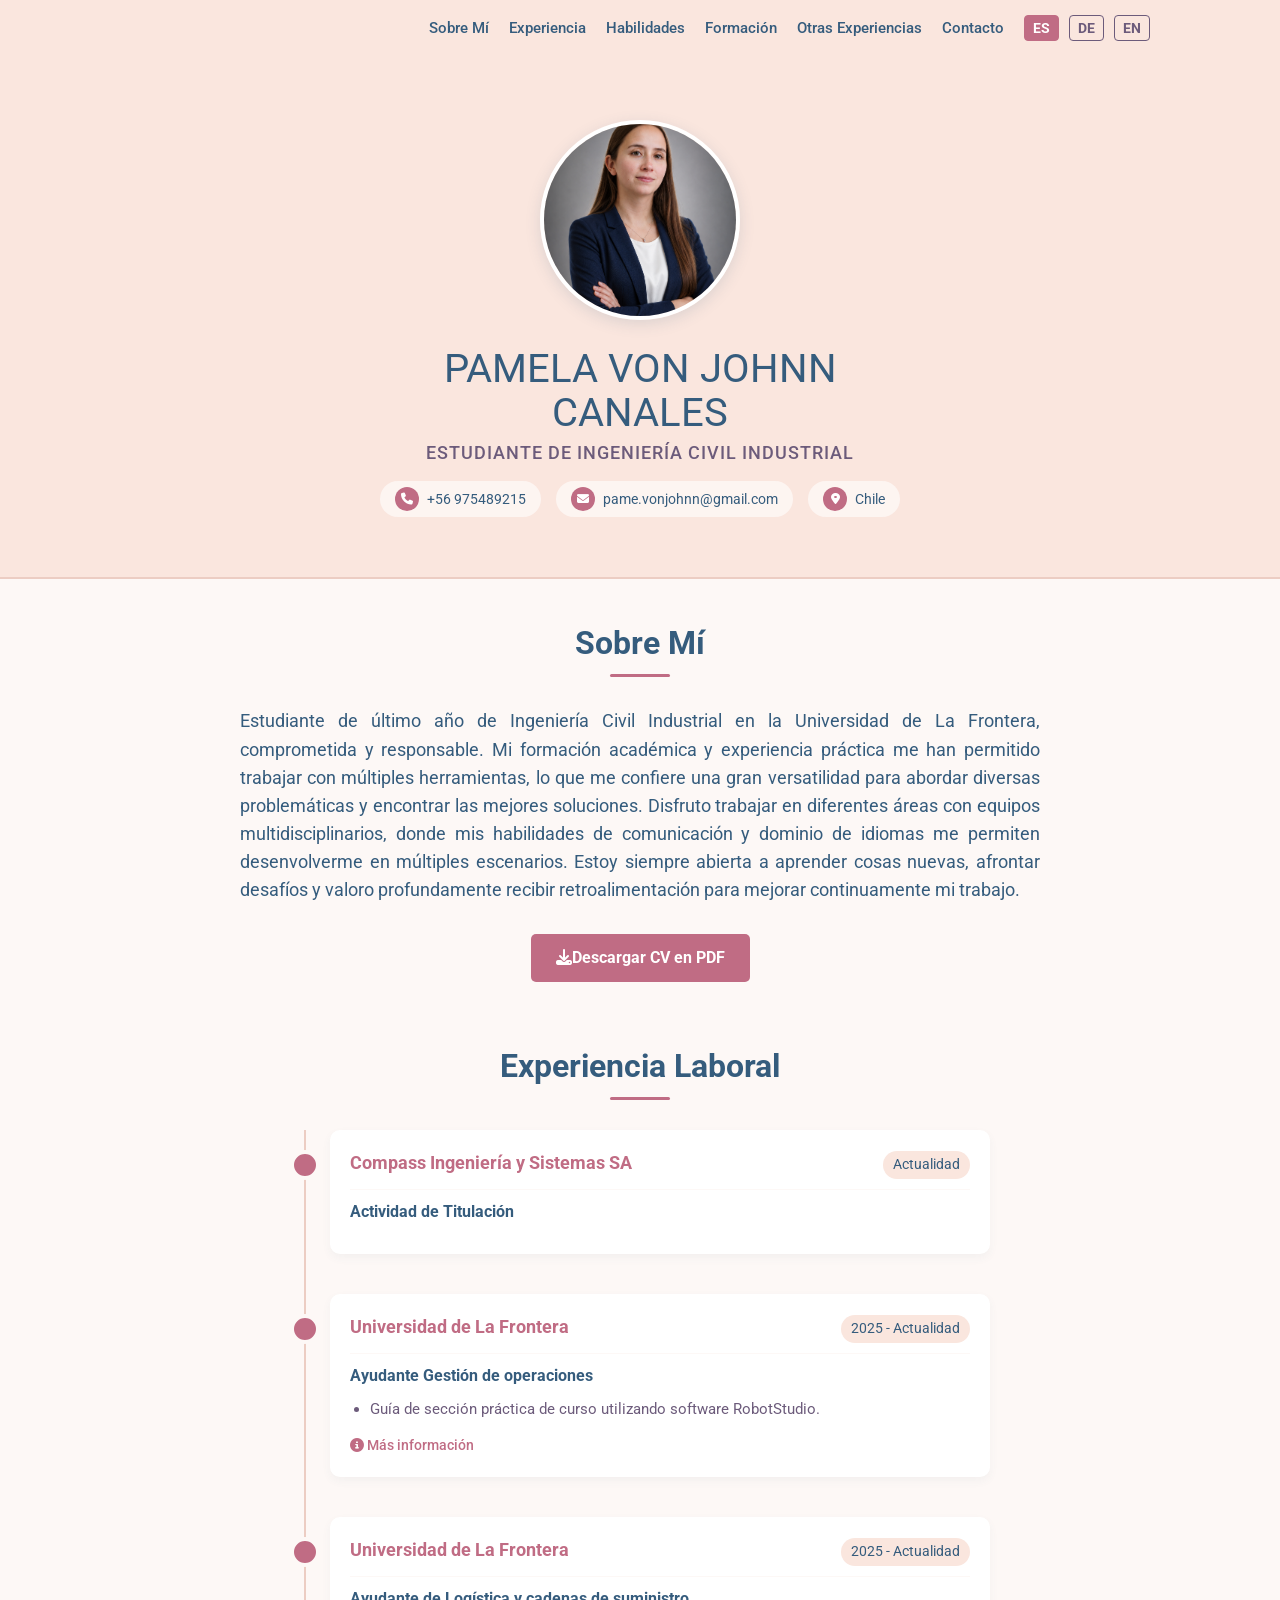
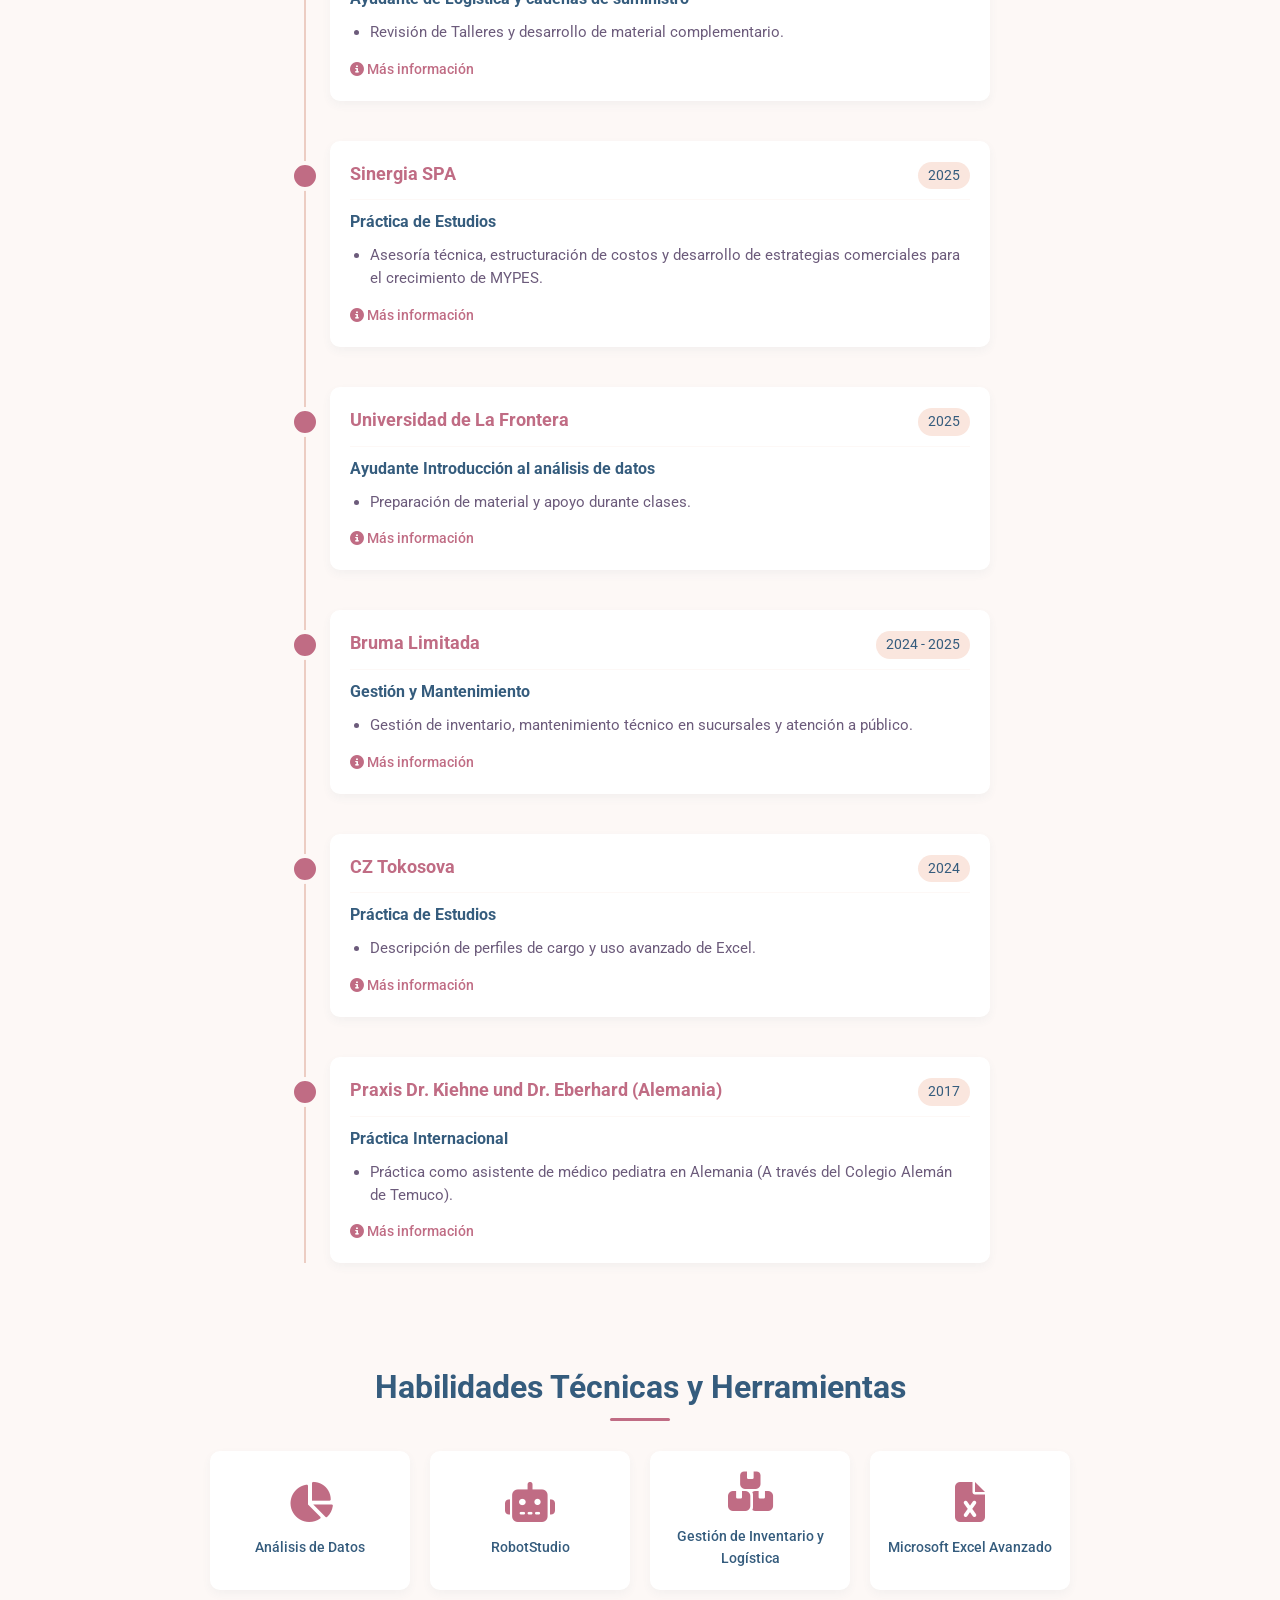
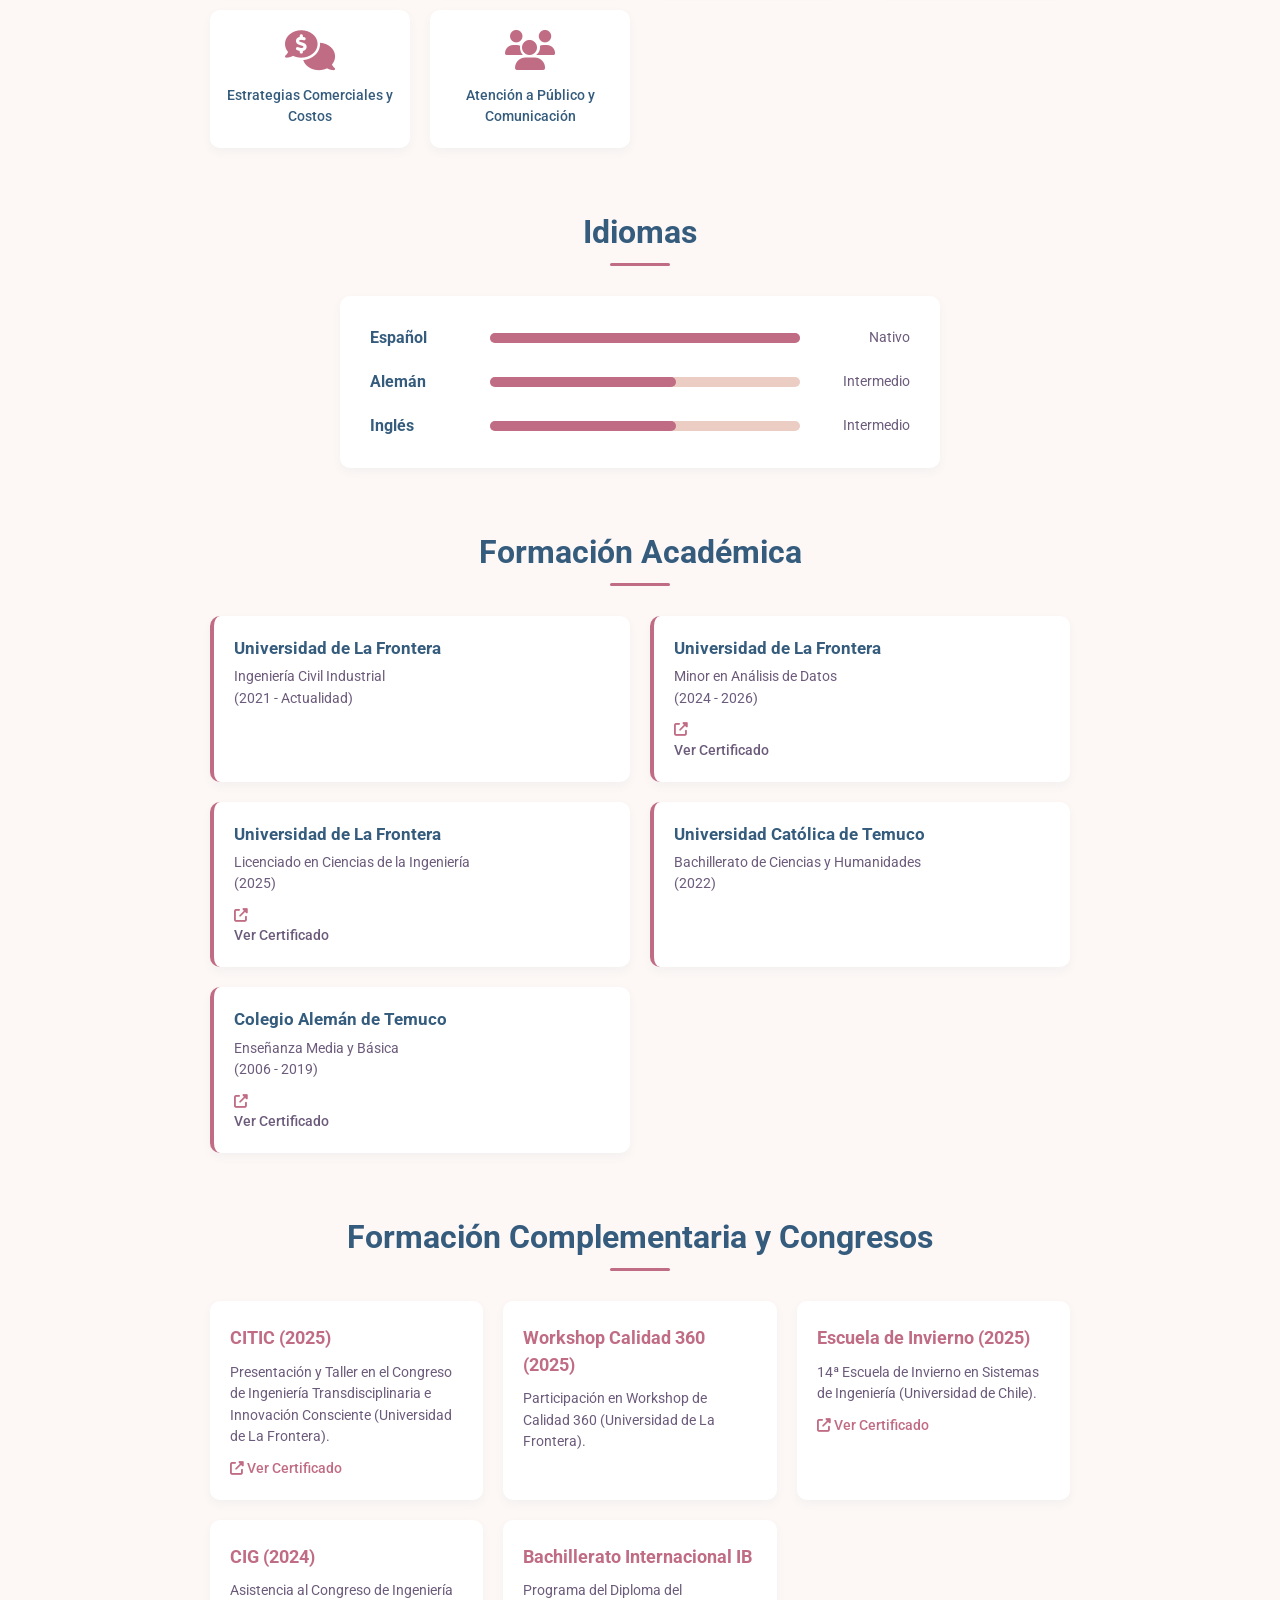
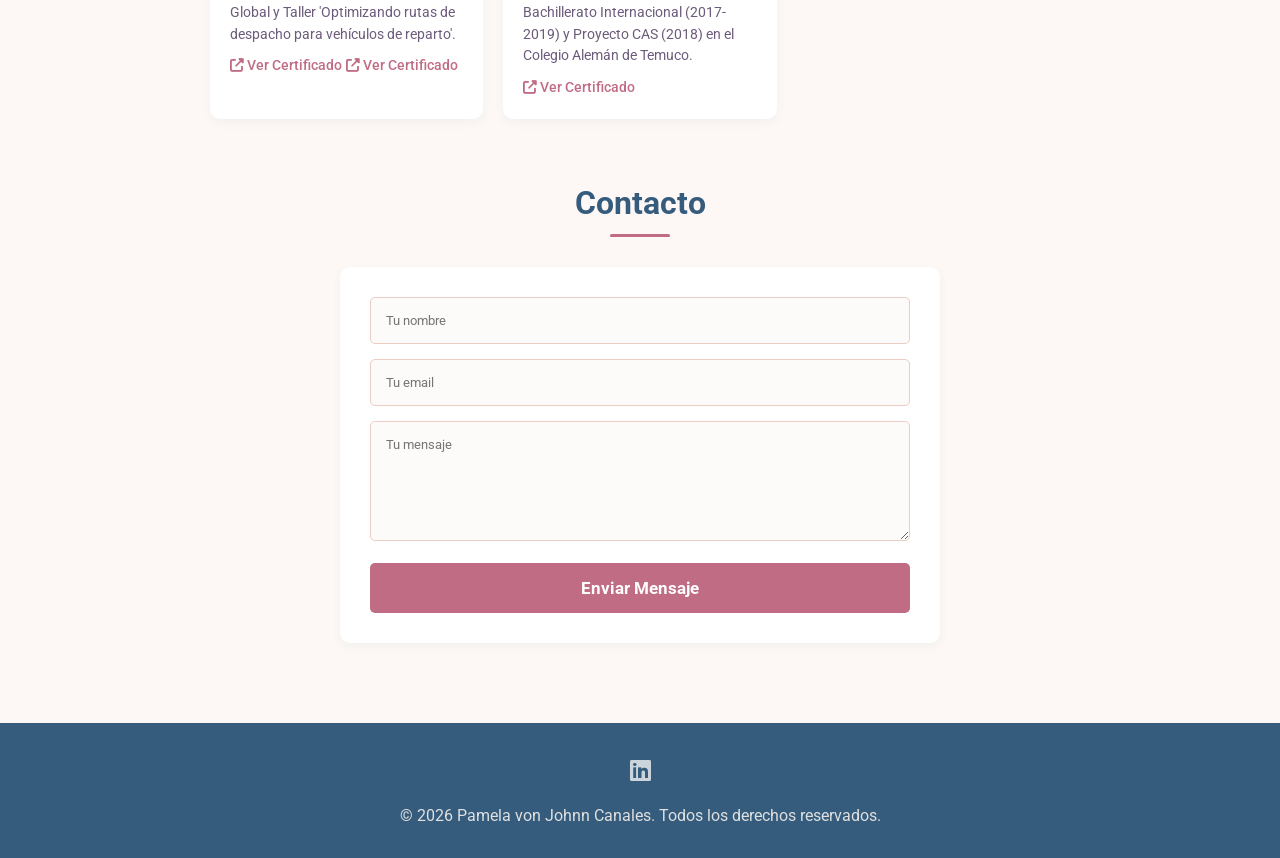
<file: index.html>
<!DOCTYPE html>
<html lang="es">
<head>
    <meta charset="UTF-8">
    <meta name="viewport" content="width=device-width, initial-scale=1.0">
    <title>Pamela von Johnn Canales - Portafolio Interactivo</title>
    <link rel="preconnect" href="https://fonts.googleapis.com">
    <link rel="preconnect" href="https://fonts.gstatic.com" crossorigin>
    <link href="https://fonts.googleapis.com/css2?family=Roboto:wght@300;400;500;700&display=swap" rel="stylesheet">
    <link rel="stylesheet" href="https://cdnjs.cloudflare.com/ajax/libs/font-awesome/6.4.0/css/all.min.css">
    <link rel="icon" type="image/png" href="3600973.png">
    <link rel="stylesheet" href="styles.css">
</head>
<body>

    <nav class="navbar" style="background: rgba(248, 229, 221, 0.98); box-shadow: 0 2px 10px rgba(53, 92, 125, 0.1);">
        <div class="nav-container">
            <div class="nav-logo">PvJ</div>
            <ul class="nav-menu">
                <li><a href="#sobre-mi" class="nav-link" data-key="nav_about">Sobre Mí</a></li>
                <li><a href="#experiencia" class="nav-link" data-key="nav_exp">Experiencia</a></li>
                <li><a href="#habilidades" class="nav-link" data-key="nav_skills">Habilidades</a></li>
                <li><a href="#formacion" class="nav-link" data-key="nav_edu">Formación</a></li>
                <li><a href="#otras-experiencias" class="nav-link" data-key="nav_other">Otras Experiencias</a></li>
                <li><a href="#contacto" class="nav-link" data-key="nav_contact">Contacto</a></li>
            </ul>
            <div class="lang-switcher">
                <button onclick="changeLanguage('es')" id="btn-es" class="lang-btn active">ES</button>
                <button onclick="changeLanguage('de')" id="btn-de" class="lang-btn">DE</button>
                <button onclick="changeLanguage('en')" id="btn-en" class="lang-btn">EN</button>
            </div>
            <div class="hamburger">
                <span></span><span></span><span></span>
            </div>
        </div>
    </nav>

    <header id="inicio" class="header">
        <div class="profile-img-container">
            <img src="img/foto_perfil.png" alt="Pamela von Johnn Canales" class="profile-img">
        </div>
        <div class="header-info">
            <h1>PAMELA VON JOHNN<br>CANALES</h1>
            <h2 data-key="header_subtitle">ESTUDIANTE DE INGENIERÍA CIVIL INDUSTRIAL</h2>
            <div class="contact-badges">
                <span class="contact-badge"><i class="fas fa-phone"></i> +56 975489215</span>
                <span class="contact-badge"><i class="fas fa-envelope"></i> pame.vonjohnn@gmail.com</span>
                <span class="contact-badge"><i class="fas fa-map-marker-alt"></i>Chile</span>
            </div>
        </div>
    </header>

    <div class="container">
        
        <section id="sobre-mi">
            <h3 data-key="about_title">Sobre Mí</h3>
            <p data-key="about_text">Estudiante de último año de Ingeniería Civil Industrial en la Universidad de La Frontera, comprometida y responsable. Mi formación académica y experiencia práctica me han permitido trabajar con múltiples herramientas, lo que me confiere una gran versatilidad para abordar diversas problemáticas y encontrar las mejores soluciones. Disfruto trabajar en diferentes áreas con equipos multidisciplinarios, donde mis habilidades de comunicación y dominio de idiomas me permiten desenvolverme en múltiples escenarios. Estoy siempre abierta a aprender cosas nuevas, afrontar desafíos y valoro profundamente recibir retroalimentación para mejorar continuamente mi trabajo.</p>
            <a href="certificados/CV_PamelaVonJohnn_2026_ES.pdf" id="cv-link" target="_blank" download class="download-btn">
                <i class="fas fa-download"></i> <span data-key="btn_cv">Descargar CV en PDF</span>
            </a>
        </section>

        <section id="experiencia">
            <h3 data-key="exp_title">Experiencia Laboral</h3>
            <div class="timeline">

                <div class="timeline-item">
                    <div class="timeline-icon"></div>
                    <div class="timeline-header">
                        <span class="timeline-company">Compass Ingeniería y Sistemas SA</span>
                        <span class="timeline-date" data-key="date_actual_2026">2026 - Actualidad</span>
                    </div>
                    <div class="timeline-role" data-key="exp_prac">Actividad de Titulación</div>
                </div>


                
                <div class="timeline-item">
                    <div class="timeline-icon"></div>
                    <div class="timeline-header">
                        <span class="timeline-company">Universidad de La Frontera</span>
                        <span class="timeline-date" data-key="date_actual_2025">2025 - Actualidad</span>
                    </div>
                    <div class="timeline-role" data-key="exp_role1">Ayudante Gestión de operaciones</div>
                    <ul>
                        <li data-key="exp_desc1">Guía de sección práctica de curso utilizando software RobotStudio.</li>
                    </ul>
                    <a href="url/exp-pame-operaciones.html" class="cert-link mt-2"><i class="fas fa-info-circle"></i> <span data-key="btn_more_info">Más información</span></a>
                </div>

                <div class="timeline-item">
                    <div class="timeline-icon"></div>
                    <div class="timeline-header">
                        <span class="timeline-company">Universidad de La Frontera</span>
                        <span class="timeline-date" data-key="date_actual_2025">2025 - Actualidad</span>
                    </div>
                    <div class="timeline-role" data-key="exp_role2">Ayudante de Logística y cadenas de suministro</div>
                    <ul>
                        <li data-key="exp_desc2">Revisión de Talleres y desarrollo de material complementario.</li>
                    </ul>
                    <a href="url/exp-pame-logistica.html" class="cert-link mt-2"><i class="fas fa-info-circle"></i> <span data-key="btn_more_info">Más información</span></a>
                </div>

                <div class="timeline-item">
                    <div class="timeline-icon"></div>
                    <div class="timeline-header">
                        <span class="timeline-company">Sinergia SPA</span>
                        <span class="timeline-date">2025</span>
                    </div>
                    <div class="timeline-role" data-key="exp_role3">Práctica de Estudios</div>
                    <ul>
                        <li data-key="exp_desc3">Asesoría técnica, estructuración de costos y desarrollo de estrategias comerciales para el crecimiento de MYPES.</li>
                    </ul>
                    <a href="url/exp-pame-sinergia.html" class="cert-link mt-2"><i class="fas fa-info-circle"></i> <span data-key="btn_more_info">Más información</span></a>
                </div>

                <div class="timeline-item">
                    <div class="timeline-icon"></div>
                    <div class="timeline-header">
                        <span class="timeline-company">Universidad de La Frontera</span>
                        <span class="timeline-date">2025</span>
                    </div>
                    <div class="timeline-role" data-key="exp_role4">Ayudante Introducción al análisis de datos</div>
                    <ul>
                        <li data-key="exp_desc4">Preparación de material y apoyo durante clases.</li>
                    </ul>
                    <a href="url/exp-pame-datos.html" class="cert-link mt-2"><i class="fas fa-info-circle"></i> <span data-key="btn_more_info">Más información</span></a>
                </div>

                <div class="timeline-item">
                    <div class="timeline-icon"></div>
                    <div class="timeline-header">
                        <span class="timeline-company">Bruma Limitada</span>
                        <span class="timeline-date">2024 - 2025</span>
                    </div>
                    <div class="timeline-role" data-key="exp_role5">Gestión y Mantenimiento</div>
                    <ul>
                        <li data-key="exp_desc5">Gestión de inventario, mantenimiento técnico en sucursales y atención a público.</li>
                    </ul>
                    <a href="url/exp-pame-bruma.html" class="cert-link mt-2"><i class="fas fa-info-circle"></i> <span data-key="btn_more_info">Más información</span></a>
                </div>

                <div class="timeline-item">
                    <div class="timeline-icon"></div>
                    <div class="timeline-header">
                        <span class="timeline-company">CZ Tokosova</span>
                        <span class="timeline-date">2024</span>
                    </div>
                    <div class="timeline-role" data-key="exp_role6">Práctica de Estudios</div>
                    <ul>
                        <li data-key="exp_desc6">Descripción de perfiles de cargo y uso avanzado de Excel.</li>
                    </ul>
                    <a href="url/exp-pame-tokosova.html" class="cert-link mt-2"><i class="fas fa-info-circle"></i> <span data-key="btn_more_info">Más información</span></a>
                </div>

                <div class="timeline-item">
                    <div class="timeline-icon"></div>
                    <div class="timeline-header">
                        <span class="timeline-company">Praxis Dr. Kiehne und Dr. Eberhard (Alemania)</span>
                        <span class="timeline-date">2017</span>
                    </div>
                    <div class="timeline-role" data-key="exp_role7">Práctica Internacional</div>
                    <ul>
                        <li data-key="exp_desc7">Práctica como asistente de médico pediatra en Alemania (A través del Colegio Alemán de Temuco).</li>
                    </ul>
                    <a href="url/exp-pame-alemania.html" class="cert-link mt-2"><i class="fas fa-info-circle"></i> <span data-key="btn_more_info">Más información</span></a>
                </div>
            </div>
        </section>

        <section id="habilidades">
            <h3 data-key="skills_title">Habilidades Técnicas y Herramientas</h3>
            <div class="skills-grid">
                <div class="skill-card">
                    <i class="fas fa-chart-pie"></i>
                    <span data-key="skill1">Análisis de Datos</span>
                </div>
                <div class="skill-card">
                    <i class="fas fa-robot"></i>
                    <span data-key="skill2">RobotStudio</span>
                </div>
                <div class="skill-card">
                    <i class="fas fa-boxes"></i>
                    <span data-key="skill3">Gestión de Inventario y Logística</span>
                </div>
                <div class="skill-card">
                    <i class="fas fa-file-excel"></i>
                    <span data-key="skill4">Microsoft Excel Avanzado</span>
                </div>
                <div class="skill-card">
                    <i class="fas fa-comments-dollar"></i>
                    <span data-key="skill5">Estrategias Comerciales y Costos</span>
                </div>
                <div class="skill-card">
                    <i class="fas fa-users"></i>
                    <span data-key="skill6">Atención a Público y Comunicación</span>
                </div>
            </div>
        </section>

        <section id="idiomas">
            <h3 data-key="lang_title">Idiomas</h3>
            <div class="languages">
                <div class="lang-item">
                    <div class="lang-name" data-key="lang_es">Español</div>
                    <div class="lang-bar-bg"><div class="lang-bar-fill" data-width="100%"></div></div>
                    <div class="lang-level" data-key="lang_level_native">Nativo</div>
                </div>
                <div class="lang-item">
                    <div class="lang-name" data-key="lang_de">Alemán</div>
                    <div class="lang-bar-bg"><div class="lang-bar-fill" data-width="60%"></div></div>
                    <div class="lang-level" data-key="lang_level_med">Intermedio</div>
                </div>
                <div class="lang-item">
                    <div class="lang-name" data-key="lang_en">Inglés</div>
                    <div class="lang-bar-bg"><div class="lang-bar-fill" data-width="60%"></div></div>
                    <div class="lang-level" data-key="lang_level_med">Intermedio</div>
                </div>
            </div>
        </section>

        <section id="formacion">
            <h3 data-key="edu_title">Formación Académica</h3>
            <div class="academic-grid">
                <div class="academic-item">
                    <strong>Universidad de La Frontera</strong>
                    <span data-key="edu_degree1">Ingeniería Civil Industrial</span>
                    <span data-key="status_current_2021">(2021 - Actualidad)</span>
                </div>
                <div class="academic-item">
                    <strong>Universidad de La Frontera</strong>
                    <span data-key="edu_minor">Minor en Análisis de Datos</span>
                    <span class="text-muted">(2024 - 2026)</span>
                    <a href="certificados/minor analisis.pdf" target="_blank" class="cert-link"><i class="fas fa-external-link-alt"></i> <span data-key="btn_cert">Ver Certificado</span></a>
                </div>
                <div class="academic-item">
                    <strong>Universidad de La Frontera</strong>
                    <span data-key="edu_degree2">Licenciado en Ciencias de la Ingeniería</span>
                    <span class="text-muted">(2025)</span>
                    <a href="certificados/licenciatura.pdf" target="_blank" class="cert-link"><i class="fas fa-external-link-alt"></i> <span data-key="btn_cert">Ver Certificado</span></a>
                </div>
                <div class="academic-item">
                    <strong>Universidad Católica de Temuco</strong>
                    <span data-key="edu_degree3">Bachillerato de Ciencias y Humanidades</span>
                    <span class="text-muted">(2022)</span>
                </div>
                <div class="academic-item">
                    <strong>Colegio Alemán de Temuco</strong>
                    <span data-key="edu_highschool">Enseñanza Media y Básica</span>
                    <span class="text-muted">(2006 - 2019)</span>
                    <a href="certificados/licenciatura.pdf" target="_blank" class="cert-link"><i class="fas fa-external-link-alt"></i> <span data-key="btn_cert">Ver Certificado</span></a>
                </div>
            </div>
        </section>

        <section id="otras-experiencias">
            <h3 data-key="other_title">Formación Complementaria y Congresos</h3>
            <div class="other-exp-grid">
                <div class="other-exp-card">
                    <h4>CITIC (2025)</h4>
                    <p data-key="other_desc1">Presentación y Taller en el Congreso de Ingeniería Transdisciplinaria e Innovación Consciente (Universidad de La Frontera).</p>
                    <a href="certificados/Citic.png" target="_blank" class="cert-link"><i class="fas fa-external-link-alt"></i> <span data-key="btn_cert">Ver Certificado</span></a>
                </div>
                <div class="other-exp-card">
                    <h4>Workshop Calidad 360 (2025)</h4>
                    <p data-key="other_desc2">Participación en Workshop de Calidad 360 (Universidad de La Frontera).</p>
                </div>
                <div class="other-exp-card">
                    <h4>Escuela de Invierno (2025)</h4>
                    <p data-key="other_desc3">14ª Escuela de Invierno en Sistemas de Ingeniería (Universidad de Chile).</p>
                    <a href="certificados/grado_licenciatura_ufro.pdf" target="_blank" class="cert-link"><i class="fas fa-external-link-alt"></i> <span data-key="btn_cert">Ver Certificado</span></a>
                </div>
                <div class="other-exp-card">
                    <h4>CIG (2024)</h4>
                    <p data-key="other_desc4">Asistencia al Congreso de Ingeniería Global y Taller "Optimizando rutas de despacho para vehículos de reparto".</p>
                    <a href="certificados/cig.pdf" target="_blank" class="cert-link"><i class="fas fa-external-link-alt"></i> <span data-key="btn_cert">Ver Certificado</span></a>
                    <a href="certificados/taller cig.pdf" target="_blank" class="cert-link"><i class="fas fa-external-link-alt"></i> <span data-key="btn_cert">Ver Certificado</span></a>

                </div>
                <div class="other-exp-card">
                    <h4>Bachillerato Internacional IB</h4>
                    <p data-key="other_desc5">Programa del Diploma del Bachillerato Internacional (2017-2019) y Proyecto CAS (2018) en el Colegio Alemán de Temuco.</p>
                    <a href="certificados/grado_licenciatura_ufro.pdf" target="_blank" class="cert-link"><i class="fas fa-external-link-alt"></i> <span data-key="btn_cert">Ver Certificado</span></a>
                </div>
            </div>
        </section>

        <section id="contacto">
            <h3 data-key="contact_title">Contacto</h3>
            <div class="contact-form">
                <form id="contactForm" action="https://formspree.io/f/xdapzlpq" method="POST">
                    <input type="text" id="name" name="name" placeholder="Tu nombre" data-placeholder-key="contact_name_ph" required>
                    <input type="email" id="email" name="email" placeholder="Tu email" data-placeholder-key="contact_email_ph" required>
                    <textarea id="message" name="message" placeholder="Tu mensaje" data-placeholder-key="contact_msg_ph" required></textarea>
                    <button type="submit" data-key="contact_btn">Enviar Mensaje</button>
                    <p id="form-status" style="display:none; text-align:center; margin-top:10px; color:var(--accent-color); font-weight:500;" data-key=""></p>
                </form>
            </div>
        </section>

    </div>

    <footer>
        <div class="social-icons">
            <a href="#" target="_blank" rel="noopener noreferrer"><i class="fab fa-linkedin"></i></a>
        </div>
        <p>&copy; <span id="year"></span> Pamela von Johnn Canales. <span data-key="footer_rights">Todos los derechos reservados.</span></p>
    </footer>

    <script src="script.js"></script>
</body>
</html>
</file>
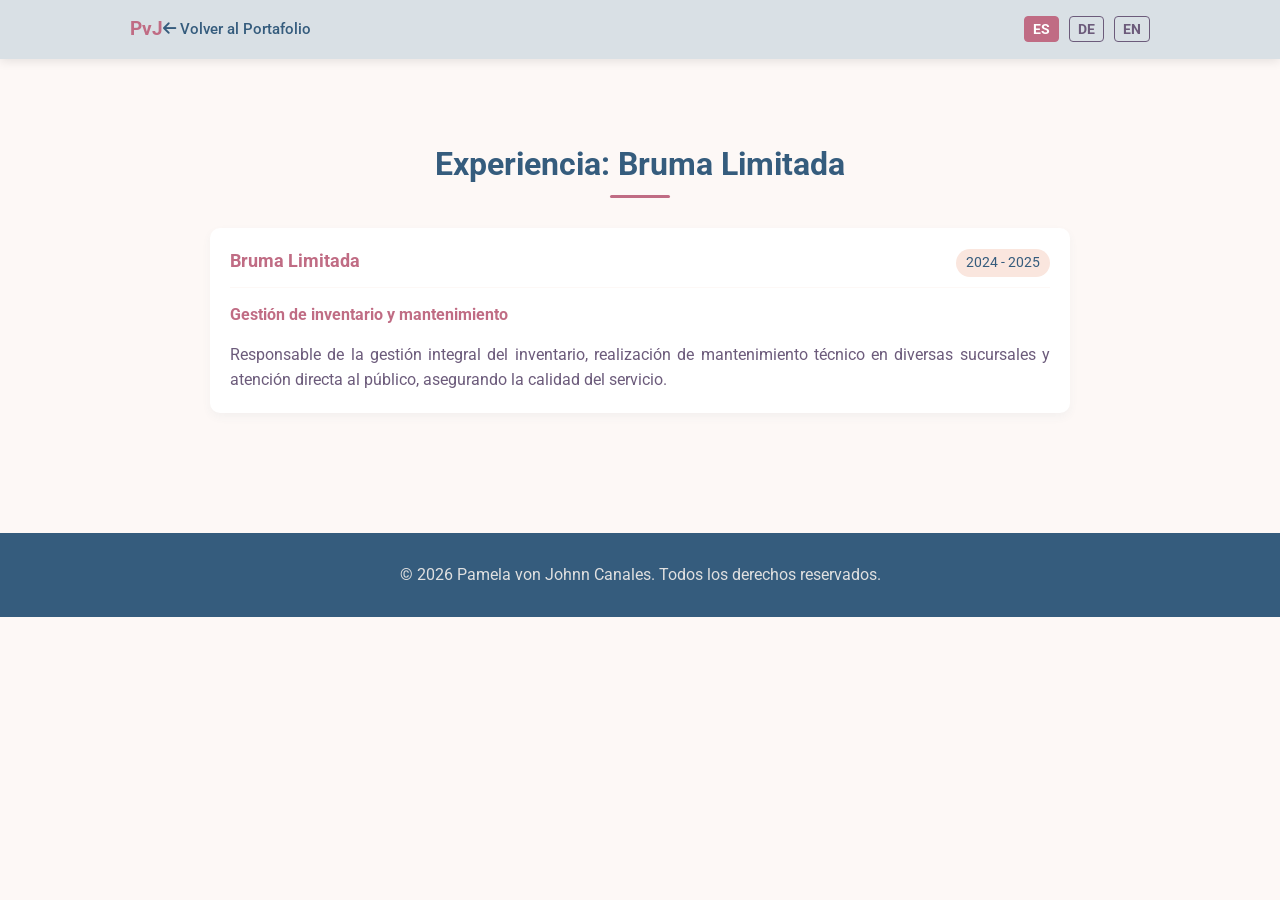
<file: url/exp-pame-bruma.html>
<!DOCTYPE html>
<html lang="es">
<head>
    <meta charset="UTF-8">
    <meta name="viewport" content="width=device-width, initial-scale=1.0">
    <title>Bruma Limitada - Pamela von Johnn</title>
    <link href="https://fonts.googleapis.com/css2?family=Roboto:wght@300;400;500;700&display=swap" rel="stylesheet">
    <link rel="stylesheet" href="https://cdnjs.cloudflare.com/ajax/libs/font-awesome/6.4.0/css/all.min.css">
    <link rel="icon" type="image/png" href="../3600973.png">
    <link rel="stylesheet" href="../styles.css">
</head>
<body>
    <nav class="navbar" style="background: rgba(217, 224, 229, 0.98); box-shadow: 0 2px 10px rgba(0,0,0,0.1);">
        <div class="nav-container">
            <div class="nav-logo" style="display: block;">PvJ</div>
            <ul class="nav-menu" style="margin-right: auto; margin-left: 0;">
                <li><a href="../index.html#experiencia" class="nav-link"><i class="fas fa-arrow-left"></i> <span data-key="nav_back">Volver al Portafolio</span></a></li>
            </ul>
            <div class="lang-switcher">
                <button onclick="changeLanguage('es')" id="btn-es" class="lang-btn active">ES</button>
                <button onclick="changeLanguage('de')" id="btn-de" class="lang-btn">DE</button>
                <button onclick="changeLanguage('en')" id="btn-en" class="lang-btn">EN</button>
            </div>
            <div class="hamburger"><span></span><span></span><span></span></div>
        </div>
    </nav>
    <div class="container" style="margin-top: 100px;">
        <section class="detail-section">
            <h3 data-key="pame_bruma_title">Experiencia: Bruma Limitada</h3>
            <div class="timeline-item" style="max-width: 100%;">
                <div class="timeline-header">
                    <span class="timeline-company">Bruma Limitada</span>
                    <span class="timeline-date">2024 - 2025</span>
                </div>
                <h4 style="margin-top: 15px; color: var(--accent-color);" data-key="pame_bruma_subtitle">Gestión de inventario y mantenimiento</h4>
                <p style="margin-top: 15px; color: var(--text-muted); line-height: 1.6;" data-key="pame_bruma_detail">
                    Responsable de la gestión integral del inventario, realización de mantenimiento técnico en diversas sucursales y atención directa al público, asegurando la calidad del servicio.
                </p>
            </div>
        </section>
    </div>
    <footer>
        <p>&copy; <span id="year"></span> Pamela von Johnn Canales. <span data-key="footer_rights">Todos los derechos reservados.</span></p>
    </footer>
    <script src="../script.js"></script>
</body>
</html>
</file>
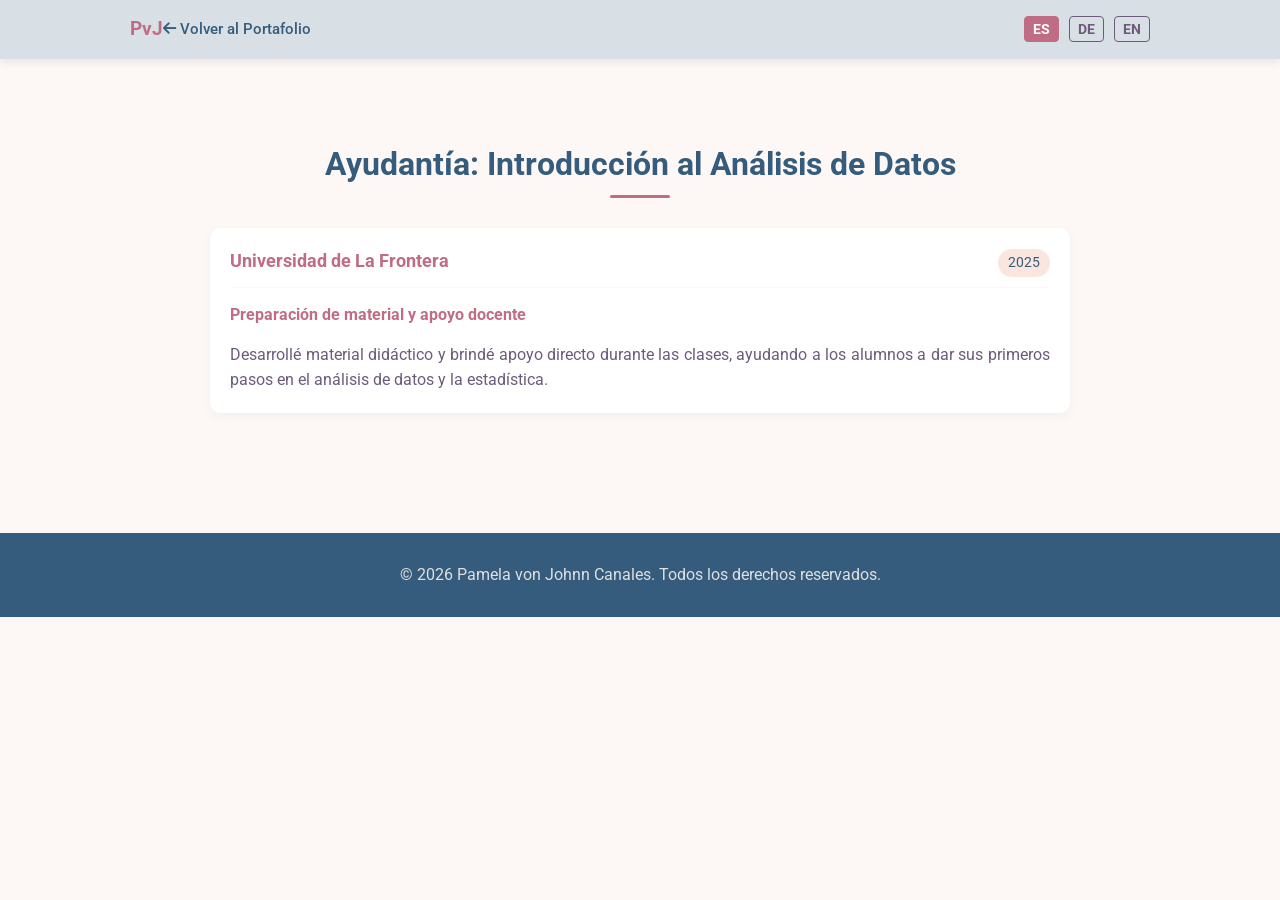
<file: url/exp-pame-datos.html>
<!DOCTYPE html>
<html lang="es">
<head>
    <meta charset="UTF-8">
    <meta name="viewport" content="width=device-width, initial-scale=1.0">
    <title>Introducción al Análisis de Datos - Pamela von Johnn</title>
    <link href="https://fonts.googleapis.com/css2?family=Roboto:wght@300;400;500;700&display=swap" rel="stylesheet">
    <link rel="stylesheet" href="https://cdnjs.cloudflare.com/ajax/libs/font-awesome/6.4.0/css/all.min.css">
    <link rel="icon" type="image/png" href="../3600973.png">
    <link rel="stylesheet" href="../styles.css">
</head>
<body>
    <nav class="navbar" style="background: rgba(217, 224, 229, 0.98); box-shadow: 0 2px 10px rgba(0,0,0,0.1);">
        <div class="nav-container">
            <div class="nav-logo" style="display: block;">PvJ</div>
            <ul class="nav-menu" style="margin-right: auto; margin-left: 0;">
                <li><a href="../index.html#experiencia" class="nav-link"><i class="fas fa-arrow-left"></i> <span data-key="nav_back">Volver al Portafolio</span></a></li>
            </ul>
            <div class="lang-switcher">
                <button onclick="changeLanguage('es')" id="btn-es" class="lang-btn active">ES</button>
                <button onclick="changeLanguage('de')" id="btn-de" class="lang-btn">DE</button>
                <button onclick="changeLanguage('en')" id="btn-en" class="lang-btn">EN</button>
            </div>
            <div class="hamburger"><span></span><span></span><span></span></div>
        </div>
    </nav>
    <div class="container" style="margin-top: 100px;">
        <section class="detail-section">
            <h3 data-key="pame_datos_title">Ayudantía: Introducción al Análisis de Datos</h3>
            <div class="timeline-item" style="max-width: 100%;">
                <div class="timeline-header">
                    <span class="timeline-company">Universidad de La Frontera</span>
                    <span class="timeline-date">2025</span>
                </div>
                <h4 style="margin-top: 15px; color: var(--accent-color);" data-key="pame_datos_subtitle">Preparación de material y apoyo docente</h4>
                <p style="margin-top: 15px; color: var(--text-muted); line-height: 1.6;" data-key="pame_datos_detail">
                    Desarrollé material didáctico y brindé apoyo directo durante las clases, ayudando a los alumnos a dar sus primeros pasos en el análisis de datos y la estadística.
                </p>
            </div>
        </section>
    </div>
    <footer>
        <p>&copy; <span id="year"></span> Pamela von Johnn Canales. <span data-key="footer_rights">Todos los derechos reservados.</span></p>
    </footer>
    <script src="../script.js"></script>
</body>
</html>
</file>
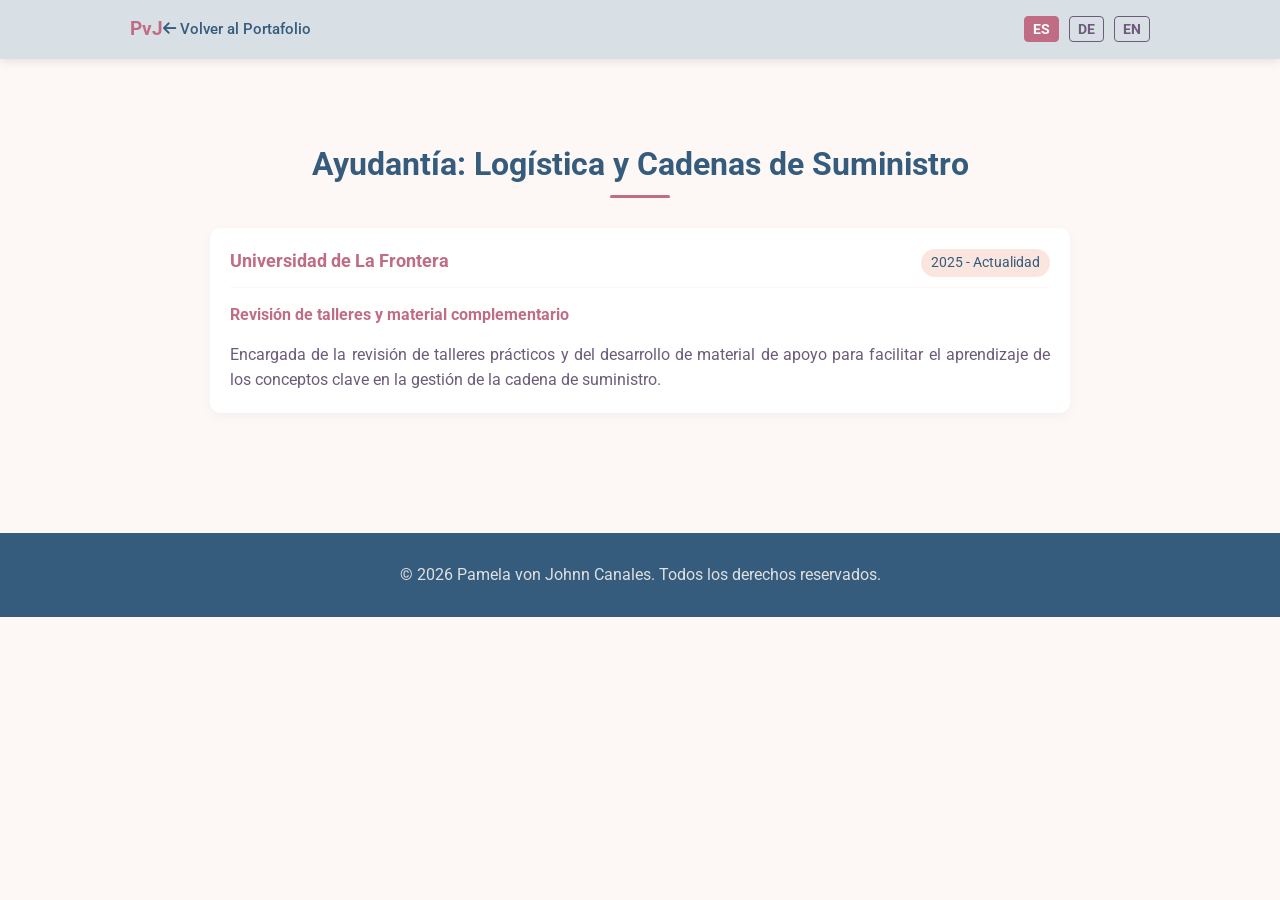
<file: url/exp-pame-logistica.html>
<!DOCTYPE html>
<html lang="es">
<head>
    <meta charset="UTF-8">
    <meta name="viewport" content="width=device-width, initial-scale=1.0">
    <title>Logística y Cadenas de Suministro - Pamela von Johnn</title>
    <link href="https://fonts.googleapis.com/css2?family=Roboto:wght@300;400;500;700&display=swap" rel="stylesheet">
    <link rel="stylesheet" href="https://cdnjs.cloudflare.com/ajax/libs/font-awesome/6.4.0/css/all.min.css">
    <link rel="icon" type="image/png" href="../3600973.png">
    <link rel="stylesheet" href="../styles.css">
</head>
<body>
    <nav class="navbar" style="background: rgba(217, 224, 229, 0.98); box-shadow: 0 2px 10px rgba(0,0,0,0.1);">
        <div class="nav-container">
            <div class="nav-logo" style="display: block;">PvJ</div>
            <ul class="nav-menu" style="margin-right: auto; margin-left: 0;">
                <li><a href="../index.html#experiencia" class="nav-link"><i class="fas fa-arrow-left"></i> <span data-key="nav_back">Volver al Portafolio</span></a></li>
            </ul>
            <div class="lang-switcher">
                <button onclick="changeLanguage('es')" id="btn-es" class="lang-btn active">ES</button>
                <button onclick="changeLanguage('de')" id="btn-de" class="lang-btn">DE</button>
                <button onclick="changeLanguage('en')" id="btn-en" class="lang-btn">EN</button>
            </div>
            <div class="hamburger"><span></span><span></span><span></span></div>
        </div>
    </nav>
    <div class="container" style="margin-top: 100px;">
        <section class="detail-section">
            <h3 data-key="pame_log_title">Ayudantía: Logística y Cadenas de Suministro</h3>
            <div class="timeline-item" style="max-width: 100%;">
                <div class="timeline-header">
                    <span class="timeline-company">Universidad de La Frontera</span>
                    <span class="timeline-date" data-key="date_actual_2025">2025 - Actualidad</span>
                </div>
                <h4 style="margin-top: 15px; color: var(--accent-color);" data-key="pame_log_subtitle">Revisión de talleres y material complementario</h4>
                <p style="margin-top: 15px; color: var(--text-muted); line-height: 1.6;" data-key="pame_log_detail">
                    Encargada de la revisión de talleres prácticos y del desarrollo de material de apoyo para facilitar el aprendizaje de los conceptos clave en la gestión de la cadena de suministro.
                </p>
            </div>
        </section>
    </div>
    <footer>
        <p>&copy; <span id="year"></span> Pamela von Johnn Canales. <span data-key="footer_rights">Todos los derechos reservados.</span></p>
    </footer>
    <script src="../script.js"></script>
</body>
</html>
</file>
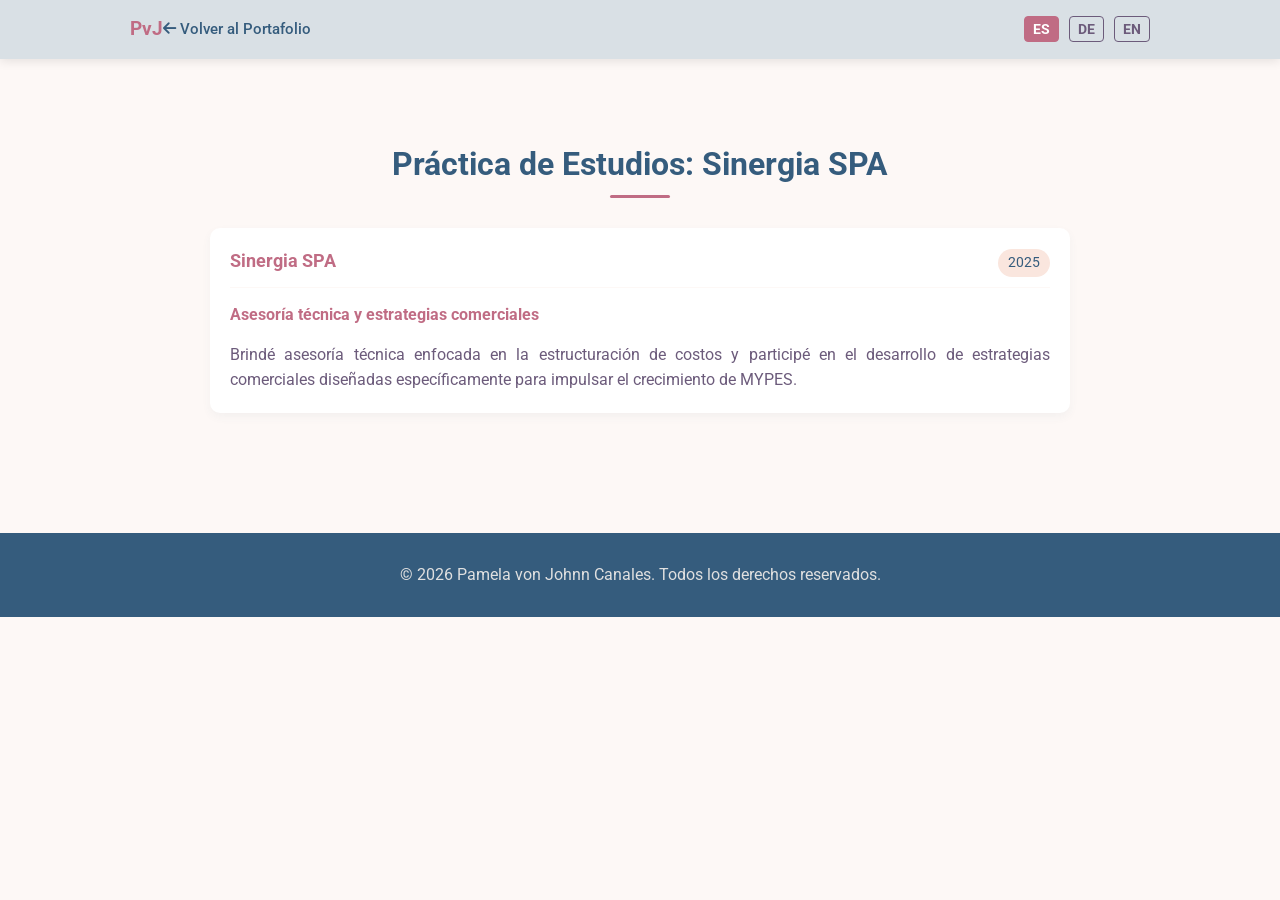
<file: url/exp-pame-sinergia.html>
<!DOCTYPE html>
<html lang="es">
<head>
    <meta charset="UTF-8">
    <meta name="viewport" content="width=device-width, initial-scale=1.0">
    <title>Sinergia SPA - Pamela von Johnn</title>
    <link href="https://fonts.googleapis.com/css2?family=Roboto:wght@300;400;500;700&display=swap" rel="stylesheet">
    <link rel="stylesheet" href="https://cdnjs.cloudflare.com/ajax/libs/font-awesome/6.4.0/css/all.min.css">
    <link rel="icon" type="image/png" href="../3600973.png">
    <link rel="stylesheet" href="../styles.css">
</head>
<body>
    <nav class="navbar" style="background: rgba(217, 224, 229, 0.98); box-shadow: 0 2px 10px rgba(0,0,0,0.1);">
        <div class="nav-container">
            <div class="nav-logo" style="display: block;">PvJ</div>
            <ul class="nav-menu" style="margin-right: auto; margin-left: 0;">
                <li><a href="../index.html#experiencia" class="nav-link"><i class="fas fa-arrow-left"></i> <span data-key="nav_back">Volver al Portafolio</span></a></li>
            </ul>
            <div class="lang-switcher">
                <button onclick="changeLanguage('es')" id="btn-es" class="lang-btn active">ES</button>
                <button onclick="changeLanguage('de')" id="btn-de" class="lang-btn">DE</button>
                <button onclick="changeLanguage('en')" id="btn-en" class="lang-btn">EN</button>
            </div>
            <div class="hamburger"><span></span><span></span><span></span></div>
        </div>
    </nav>
    <div class="container" style="margin-top: 100px;">
        <section class="detail-section">
            <h3 data-key="pame_sinergia_title">Práctica de Estudios: Sinergia SPA</h3>
            <div class="timeline-item" style="max-width: 100%;">
                <div class="timeline-header">
                    <span class="timeline-company">Sinergia SPA</span>
                    <span class="timeline-date">2025</span>
                </div>
                <h4 style="margin-top: 15px; color: var(--accent-color);" data-key="pame_sinergia_subtitle">Asesoría técnica y estrategias comerciales</h4>
                <p style="margin-top: 15px; color: var(--text-muted); line-height: 1.6;" data-key="pame_sinergia_detail">
                    Brindé asesoría técnica enfocada en la estructuración de costos y participé en el desarrollo de estrategias comerciales diseñadas específicamente para impulsar el crecimiento de MYPES.
                </p>
            </div>
        </section>
    </div>
    <footer>
        <p>&copy; <span id="year"></span> Pamela von Johnn Canales. <span data-key="footer_rights">Todos los derechos reservados.</span></p>
    </footer>
    <script src="../script.js"></script>
</body>
</html>
</file>
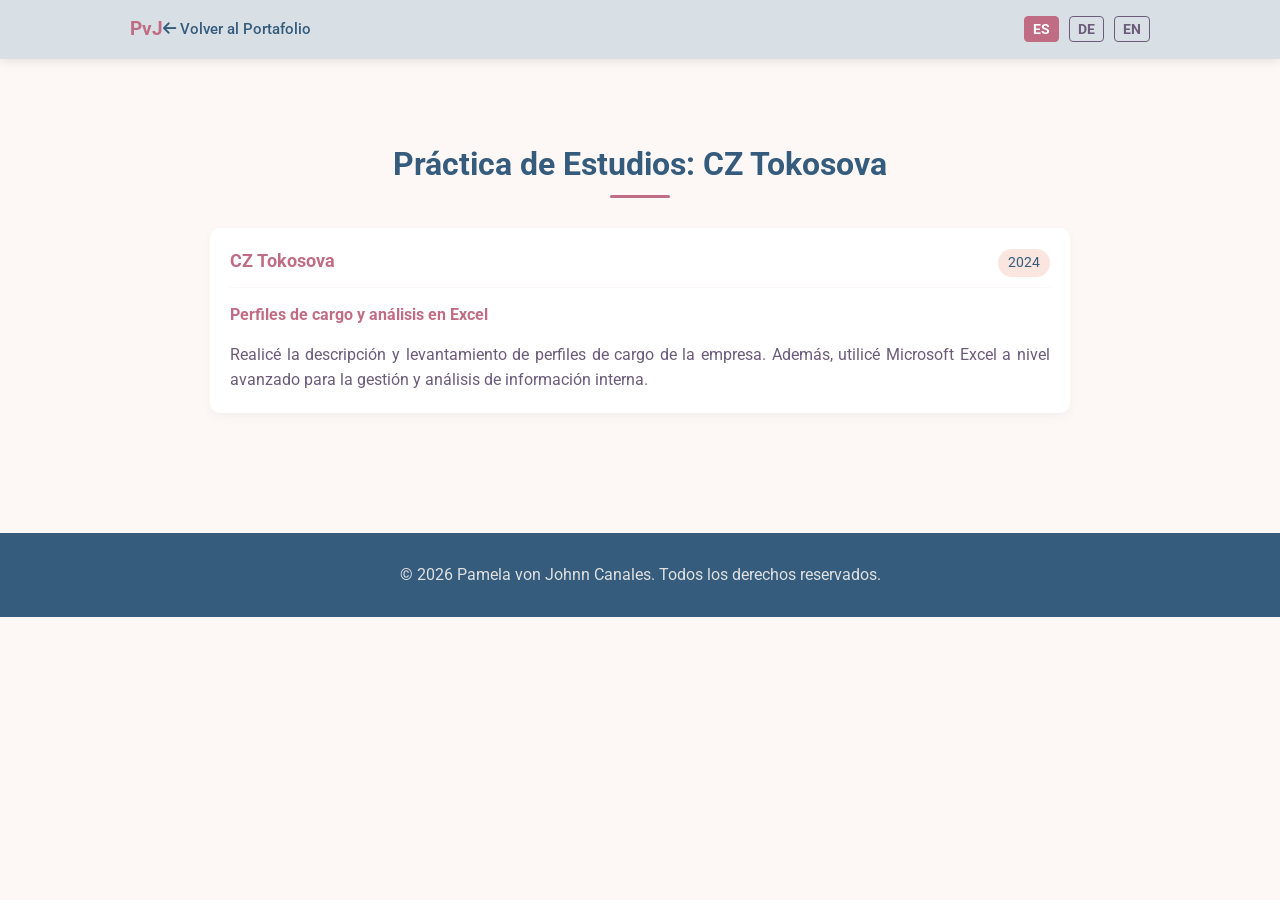
<file: url/exp-pame-tokosova.html>
<!DOCTYPE html>
<html lang="es">
<head>
    <meta charset="UTF-8">
    <meta name="viewport" content="width=device-width, initial-scale=1.0">
    <title>CZ Tokosova - Pamela von Johnn</title>
    <link href="https://fonts.googleapis.com/css2?family=Roboto:wght@300;400;500;700&display=swap" rel="stylesheet">
    <link rel="stylesheet" href="https://cdnjs.cloudflare.com/ajax/libs/font-awesome/6.4.0/css/all.min.css">
    <link rel="icon" type="image/png" href="../3600973.png">
    <link rel="stylesheet" href="../styles.css">
</head>
<body>
    <nav class="navbar" style="background: rgba(217, 224, 229, 0.98); box-shadow: 0 2px 10px rgba(0,0,0,0.1);">
        <div class="nav-container">
            <div class="nav-logo" style="display: block;">PvJ</div>
            <ul class="nav-menu" style="margin-right: auto; margin-left: 0;">
                <li><a href="../index.html#experiencia" class="nav-link"><i class="fas fa-arrow-left"></i> <span data-key="nav_back">Volver al Portafolio</span></a></li>
            </ul>
            <div class="lang-switcher">
                <button onclick="changeLanguage('es')" id="btn-es" class="lang-btn active">ES</button>
                <button onclick="changeLanguage('de')" id="btn-de" class="lang-btn">DE</button>
                <button onclick="changeLanguage('en')" id="btn-en" class="lang-btn">EN</button>
            </div>
            <div class="hamburger"><span></span><span></span><span></span></div>
        </div>
    </nav>
    <div class="container" style="margin-top: 100px;">
        <section class="detail-section">
            <h3 data-key="pame_tokosova_title">Práctica de Estudios: CZ Tokosova</h3>
            <div class="timeline-item" style="max-width: 100%;">
                <div class="timeline-header">
                    <span class="timeline-company">CZ Tokosova</span>
                    <span class="timeline-date">2024</span>
                </div>
                <h4 style="margin-top: 15px; color: var(--accent-color);" data-key="pame_tokosova_subtitle">Perfiles de cargo y análisis en Excel</h4>
                <p style="margin-top: 15px; color: var(--text-muted); line-height: 1.6;" data-key="pame_tokosova_detail">
                    Realicé la descripción y levantamiento de perfiles de cargo de la empresa. Además, utilicé Microsoft Excel a nivel avanzado para la gestión y análisis de información interna.
                </p>
            </div>
        </section>
    </div>
    <footer>
        <p>&copy; <span id="year"></span> Pamela von Johnn Canales. <span data-key="footer_rights">Todos los derechos reservados.</span></p>
    </footer>
    <script src="../script.js"></script>
</body>
</html>
</file>
<file: styles.css>
:root {
    /* Nueva paleta Sunset */
    --bg-body: #fdf8f6; /* Un blanco durazno muy suave para lectura cómoda */
    --bg-header: #fae6de; /* Un tono durazno derivado de #F8B195 */
    --text-dark: #355C7D; /* Azul profundo para el texto principal */
    --text-muted: #6C5B7B; /* Morado oscuro para textos secundarios */
    --accent-color: #C06C84; /* Magenta/Rosa viejo para botones y acentos principales */
    --accent-hover: #F67280; /* Coral para el efecto hover al pasar el mouse */
    --white: #ffffff;
    --border-color: #eccdc3;
    --transition: all 0.3s ease;
}

/* CONFIGURACIÓN CLAVE PARA EL SCROLL SUAVE Y EL MENÚ */
html {
    scroll-behavior: smooth;
    scroll-padding-top: 100px;
}

* {
    margin: 0;
    padding: 0;
    box-sizing: border-box;
    font-family: 'Roboto', sans-serif;
}

body {
    background-color: var(--bg-body);
    color: var(--text-dark);
    line-height: 1.5;
    overflow-x: hidden;
}

/* Navegación y Menú */
.navbar {
    background-color: var(--bg-header);
    position: fixed;
    top: 0;
    width: 100%;
    z-index: 1000;
    transition: var(--transition);
}

.nav-container {
    display: flex;
    justify-content: space-between;
    align-items: center;
    padding: 15px 40px;
    max-width: 1100px;
    margin: 0 auto;
}

.nav-logo {
    font-size: 1.2rem;
    font-weight: 700;
    color: var(--accent-color);
    display: none;
}

.nav-menu {
    display: flex;
    list-style: none;
    gap: 20px;
    margin-left: auto;
}

.nav-link {
    text-decoration: none;
    color: var(--text-dark);
    font-weight: 500;
    transition: var(--transition);
    position: relative;
    font-size: 0.95rem;
}

.nav-link:hover {
    color: var(--accent-hover);
}

.nav-link::after {
    content: '';
    position: absolute;
    bottom: -5px;
    left: 0;
    width: 0;
    height: 2px;
    background: var(--accent-hover);
    transition: var(--transition);
}

.nav-link:hover::after {
    width: 100%;
}

/* Estilos para el selector de idiomas */
.lang-switcher {
    display: flex;
    gap: 10px;
    margin-left: 20px;
    align-items: center;
}

.lang-btn {
    background: transparent;
    border: 1px solid var(--text-muted);
    color: var(--text-muted);
    padding: 4px 8px;
    border-radius: 4px;
    cursor: pointer;
    font-size: 0.85rem;
    font-weight: 700;
    transition: var(--transition);
}

.lang-btn:hover {
    background-color: rgba(192, 108, 132, 0.1);
    color: var(--accent-color);
}

.lang-btn.active {
    background-color: var(--accent-color);
    color: var(--white);
    border-color: var(--accent-color);
}

.hamburger {
    display: none;
    flex-direction: column;
    cursor: pointer;
    margin-left: 20px;
}

.hamburger span {
    width: 25px;
    height: 3px;
    background: var(--text-dark);
    margin: 3px 0;
    transition: var(--transition);
}

/* Cabecera */
.header {
    background-color: var(--bg-header);
    padding: 120px 20px 60px 20px;
    display: flex;
    flex-direction: column;
    align-items: center;
    text-align: center;
    gap: 20px;
    border-bottom: 2px solid var(--border-color);
    animation: fadeInDown 1s ease;
}

.profile-img-container {
    flex-shrink: 0;
}

.profile-img {
    width: 200px;
    height: 200px;
    border-radius: 50%;
    object-fit: cover;
    border: 4px solid var(--white);
    box-shadow: 0 4px 15px rgba(53, 92, 125, 0.15);
}

.header-info h1 {
    font-size: 2.5rem;
    font-weight: 400;
    text-transform: uppercase;
    line-height: 1.1;
    margin-bottom: 5px;
    color: var(--text-dark);
}

.header-info h2 {
    font-size: 1.1rem;
    font-weight: 500;
    letter-spacing: 1px;
    margin-bottom: 15px;
    color: var(--text-muted);
}

.contact-badges {
    display: flex;
    gap: 15px;
    flex-wrap: wrap;
    justify-content: center;
}

.contact-badge {
    background-color: rgba(255,255,255,0.6);
    padding: 6px 15px;
    border-radius: 20px;
    font-size: 0.9rem;
    display: flex;
    align-items: center;
    gap: 8px;
    color: var(--text-dark);
}

.contact-badge i {
    background-color: var(--accent-color);
    color: white;
    width: 24px;
    height: 24px;
    border-radius: 50%;
    display: inline-flex;
    align-items: center;
    justify-content: center;
    font-size: 0.75rem;
}

/* Contenedor Principal */
.container {
    max-width: 900px;
    margin: 0 auto;
    padding: 40px 20px;
    display: flex;
    flex-direction: column;
    gap: 60px;
}

section {
    width: 100%;
}

h3 {
    font-size: 2rem;
    margin-bottom: 30px;
    font-weight: 700;
    color: var(--text-dark);
    text-align: center;
    position: relative;
    padding-bottom: 10px;
    opacity: 0;
}

h3::after {
    content: '';
    position: absolute;
    bottom: 0;
    left: 50%;
    transform: translateX(-50%);
    width: 60px;
    height: 3px;
    background-color: var(--accent-color);
    border-radius: 2px;
}

#sobre-mi p, .timeline-item, .skill-card, .lang-item, .academic-item, .other-exp-card, .contact-form form {
    opacity: 0;
}

/* Sobre Mí */
#sobre-mi p {
    font-size: 1.1rem;
    text-align: justify;
    max-width: 800px;
    margin: 0 auto 30px auto;
    line-height: 1.6;
}

.download-btn {
    display: inline-flex;
    align-items: center;
    justify-content: center;
    gap: 10px;
    background-color: var(--accent-color);
    color: white;
    padding: 12px 25px;
    text-decoration: none;
    border-radius: 5px;
    font-weight: bold;
    transition: var(--transition);
    margin: 0 auto;
    display: table;
}

.download-btn:hover {
    transform: translateY(-3px);
    background-color: var(--accent-hover);
    box-shadow: 0 4px 10px rgba(192, 108, 132, 0.3);
}

/* Timeline de Experiencia */
.timeline {
    position: relative;
    padding-left: 40px;
    max-width: 700px;
    margin: 0 auto;
}

.timeline::before {
    content: '';
    position: absolute;
    left: 14px;
    top: 0;
    bottom: 0;
    width: 2px;
    background-color: var(--border-color);
}

.timeline-item {
    position: relative;
    margin-bottom: 40px;
    background: var(--white);
    padding: 20px;
    border-radius: 10px;
    box-shadow: 0 4px 10px rgba(53, 92, 125, 0.05);
}

.timeline-icon {
    position: absolute;
    left: -40px;
    top: 20px;
    width: 30px;
    height: 30px;
    background: var(--accent-color);
    border: 4px solid var(--bg-body);
    border-radius: 50%;
    display: flex;
    align-items: center;
    justify-content: center;
    color: transparent;
    z-index: 2;
}

.timeline-header {
    display: flex;
    justify-content: space-between;
    align-items: baseline;
    margin-bottom: 10px;
    border-bottom: 1px solid var(--bg-body);
    padding-bottom: 10px;
}

.timeline-company {
    font-weight: 700;
    font-size: 1.1rem;
    color: var(--accent-color);
}

.timeline-date {
    font-size: 0.9rem;
    color: var(--text-dark);
    background: var(--bg-header);
    padding: 3px 10px;
    border-radius: 15px;
}

.timeline-role {
    font-weight: 700;
    margin-bottom: 10px;
    font-size: 1rem;
}

.timeline-item ul {
    list-style-type: disc;
    margin-left: 20px;
    font-size: 0.95rem;
    color: var(--text-muted);
}

/* Habilidades Grid */
.skills-grid {
    display: grid;
    grid-template-columns: repeat(auto-fit, minmax(180px, 1fr));
    gap: 20px;
}

.skill-card {
    background-color: var(--white);
    border-radius: 10px;
    padding: 20px 10px;
    text-align: center;
    box-shadow: 0 4px 10px rgba(53, 92, 125, 0.05);
    display: flex;
    flex-direction: column;
    align-items: center;
    justify-content: center;
    transition: var(--transition);
}

.skill-card:hover {
    transform: translateY(-5px);
    box-shadow: 0 6px 15px rgba(192, 108, 132, 0.15);
}

.skill-card i {
    font-size: 2.5rem;
    color: var(--accent-color);
    margin-bottom: 15px;
}

.skill-card span {
    font-size: 0.9rem;
    font-weight: 500;
}

/* Idiomas Barras */
.languages {
    max-width: 600px;
    margin: 0 auto;
    background: var(--white);
    padding: 30px;
    border-radius: 10px;
    box-shadow: 0 4px 10px rgba(53, 92, 125, 0.05);
}
.lang-item {
    display: flex;
    align-items: center;
    margin-bottom: 20px;
    font-size: 1rem;
}
.lang-item:last-child { margin-bottom: 0; }
.lang-name {
    width: 100px;
    font-weight: 700;
}
.lang-bar-bg {
    flex-grow: 1;
    height: 10px;
    background-color: var(--border-color);
    border-radius: 5px;
    margin: 0 20px;
    position: relative;
}
.lang-bar-fill {
    position: absolute;
    left: 0;
    top: 0;
    height: 100%;
    background-color: var(--accent-color);
    border-radius: 5px;
    width: 0; 
    transition: width 1.5s ease-out;
}
.lang-level {
    width: 90px;
    text-align: right;
    font-size: 0.9rem;
    color: var(--text-muted);
}

/* Datos Académicos y Otras Experiencias */
.academic-grid {
    display: grid;
    grid-template-columns: repeat(auto-fit, minmax(300px, 1fr));
    gap: 20px;
}
.academic-item {
    background: var(--white);
    padding: 20px;
    border-radius: 10px;
    border-left: 4px solid var(--accent-color);
    box-shadow: 0 4px 10px rgba(53, 92, 125, 0.05);
}
.academic-item strong {
    display: block;
    font-size: 1.05rem;
    color: var(--text-dark);
    margin-bottom: 5px;
}
.academic-item span {
    font-size: 0.9rem;
    color: var(--text-muted);
    display: block;
}

.other-exp-grid {
    display: grid;
    grid-template-columns: repeat(auto-fit, minmax(250px, 1fr));
    gap: 20px;
}
.other-exp-card {
    background-color: var(--white);
    padding: 20px;
    border-radius: 10px;
    box-shadow: 0 4px 10px rgba(53, 92, 125, 0.05);
    transition: var(--transition);
    border-top: 4px solid transparent;
}
.other-exp-card:hover {
    transform: translateY(-5px);
    border-top: 4px solid var(--accent-color);
    box-shadow: 0 6px 15px rgba(192, 108, 132, 0.15);
}
.other-exp-card h4 {
    font-size: 1.1rem;
    margin-bottom: 10px;
    color: var(--accent-color);
}
.other-exp-card p {
    font-size: 0.9rem;
    color: var(--text-muted);
    line-height: 1.5;
}

/* Estilos para los enlaces de certificados */
.cert-link {
    display: inline-block;
    margin-top: 10px;
    font-size: 0.85rem;
    color: var(--accent-color);
    text-decoration: none;
    font-weight: 500;
    transition: var(--transition);
}
.cert-link:hover {
    color: var(--accent-hover);
    text-decoration: underline;
}
.mt-2 {
    margin-top: 15px; 
}

/* Contacto Form */
.contact-form form {
    max-width: 600px;
    margin: 0 auto;
    background: var(--white);
    padding: 30px;
    border-radius: 10px;
    box-shadow: 0 4px 10px rgba(53, 92, 125, 0.05);
}
.contact-form input,
.contact-form textarea {
    width: 100%;
    padding: 15px;
    margin-bottom: 15px;
    border: 1px solid var(--border-color);
    border-radius: 5px;
    font-family: 'Roboto', sans-serif;
    background-color: #fdfafa;
    transition: var(--transition);
}
.contact-form input:focus,
.contact-form textarea:focus {
    outline: none;
    border-color: var(--accent-color);
    background-color: var(--white);
    box-shadow: 0 0 0 3px rgba(192, 108, 132, 0.15);
}
.contact-form textarea {
    height: 120px;
    resize: vertical;
}
.contact-form button {
    width: 100%;
    padding: 15px;
    background-color: var(--accent-color);
    color: var(--white);
    border: none;
    border-radius: 5px;
    font-size: 1.05rem;
    font-weight: 700;
    cursor: pointer;
    transition: var(--transition);
}
.contact-form button:hover {
    transform: translateY(-2px);
    background-color: var(--accent-hover);
    box-shadow: 0 4px 10px rgba(246, 114, 128, 0.25);
}

/* Footer */
footer {
    background-color: var(--text-dark);
    color: #e0e0e0;
    text-align: center;
    padding: 30px 20px;
    margin-top: 40px;
}
.social-icons {
    margin-bottom: 15px;
}
.social-icons a {
    color: #cbd4db;
    font-size: 1.5rem;
    margin: 0 10px;
    text-decoration: none;
    transition: var(--transition);
}
.social-icons a:hover {
    color: var(--accent-hover);
    transform: scale(1.1);
}

/* Animaciones */
@keyframes fadeInUp {
    from { opacity: 0; transform: translateY(30px); }
    to { opacity: 1; transform: translateY(0); }
}
@keyframes fadeInDown {
    from { opacity: 0; transform: translateY(-30px); }
    to { opacity: 1; transform: translateY(0); }
}

/* Responsive */
@media (max-width: 768px) {
    .nav-container { padding: 10px 20px; }
    .nav-menu {
        position: absolute;
        left: -100%;
        top: 60px;
        flex-direction: column;
        background-color: var(--white);
        width: 100%;
        text-align: center;
        transition: 0.3s ease-in-out;
        box-shadow: 0 10px 20px rgba(53, 92, 125, 0.1);
        padding: 2rem 0;
        gap: 1.5rem;
    }
    .nav-menu.active { left: 0; }
    .hamburger { display: flex; }
    .header-info h1 { font-size: 2rem; }
    .timeline-header { flex-direction: column; }
    .timeline-date { margin-top: 5px; display: inline-block; }
    .lang-item { flex-direction: column; align-items: flex-start; gap: 5px; }
    .lang-bar-bg { margin: 5px 0; width: 100%; }
    .lang-level { text-align: left; }
    .lang-switcher {
        margin: 10px 0 0 0;
        justify-content: center;
    }
}

/* Grupo de botones para certificados múltiples */
.cert-links-group {
    display: flex;
    gap: 15px;
    flex-wrap: wrap;
    margin-top: 5px;
}

/* Estilos para la galería en páginas de detalle */
.detail-gallery {
    display: grid;
    grid-template-columns: repeat(auto-fit, minmax(250px, 1fr));
    gap: 20px;
    margin-top: 20px;
}

.gallery-img {
    width: 100%;
    height: 200px;
    object-fit: cover;
    border-radius: 8px;
    box-shadow: 0 4px 6px rgba(53, 92, 125, 0.1);
    transition: var(--transition);
}

.gallery-img:hover {
    transform: scale(1.03);
    box-shadow: 0 8px 15px rgba(53, 92, 125, 0.2);
}

/* Clase especial para imágenes completas (Dashboards, capturas, etc) */
.gallery-img-full {
    width: 100%;
    height: auto; 
    object-fit: contain; 
    border-radius: 8px;
    box-shadow: 0 4px 6px rgba(53, 92, 125, 0.1);
    transition: var(--transition);
}

.gallery-img-full:hover {
    transform: scale(1.02);
    box-shadow: 0 8px 15px rgba(53, 92, 125, 0.2);
}

/* Justificar el texto en las páginas de detalle de experiencia */
.detail-section p {
    text-align: justify;
}
</file>
